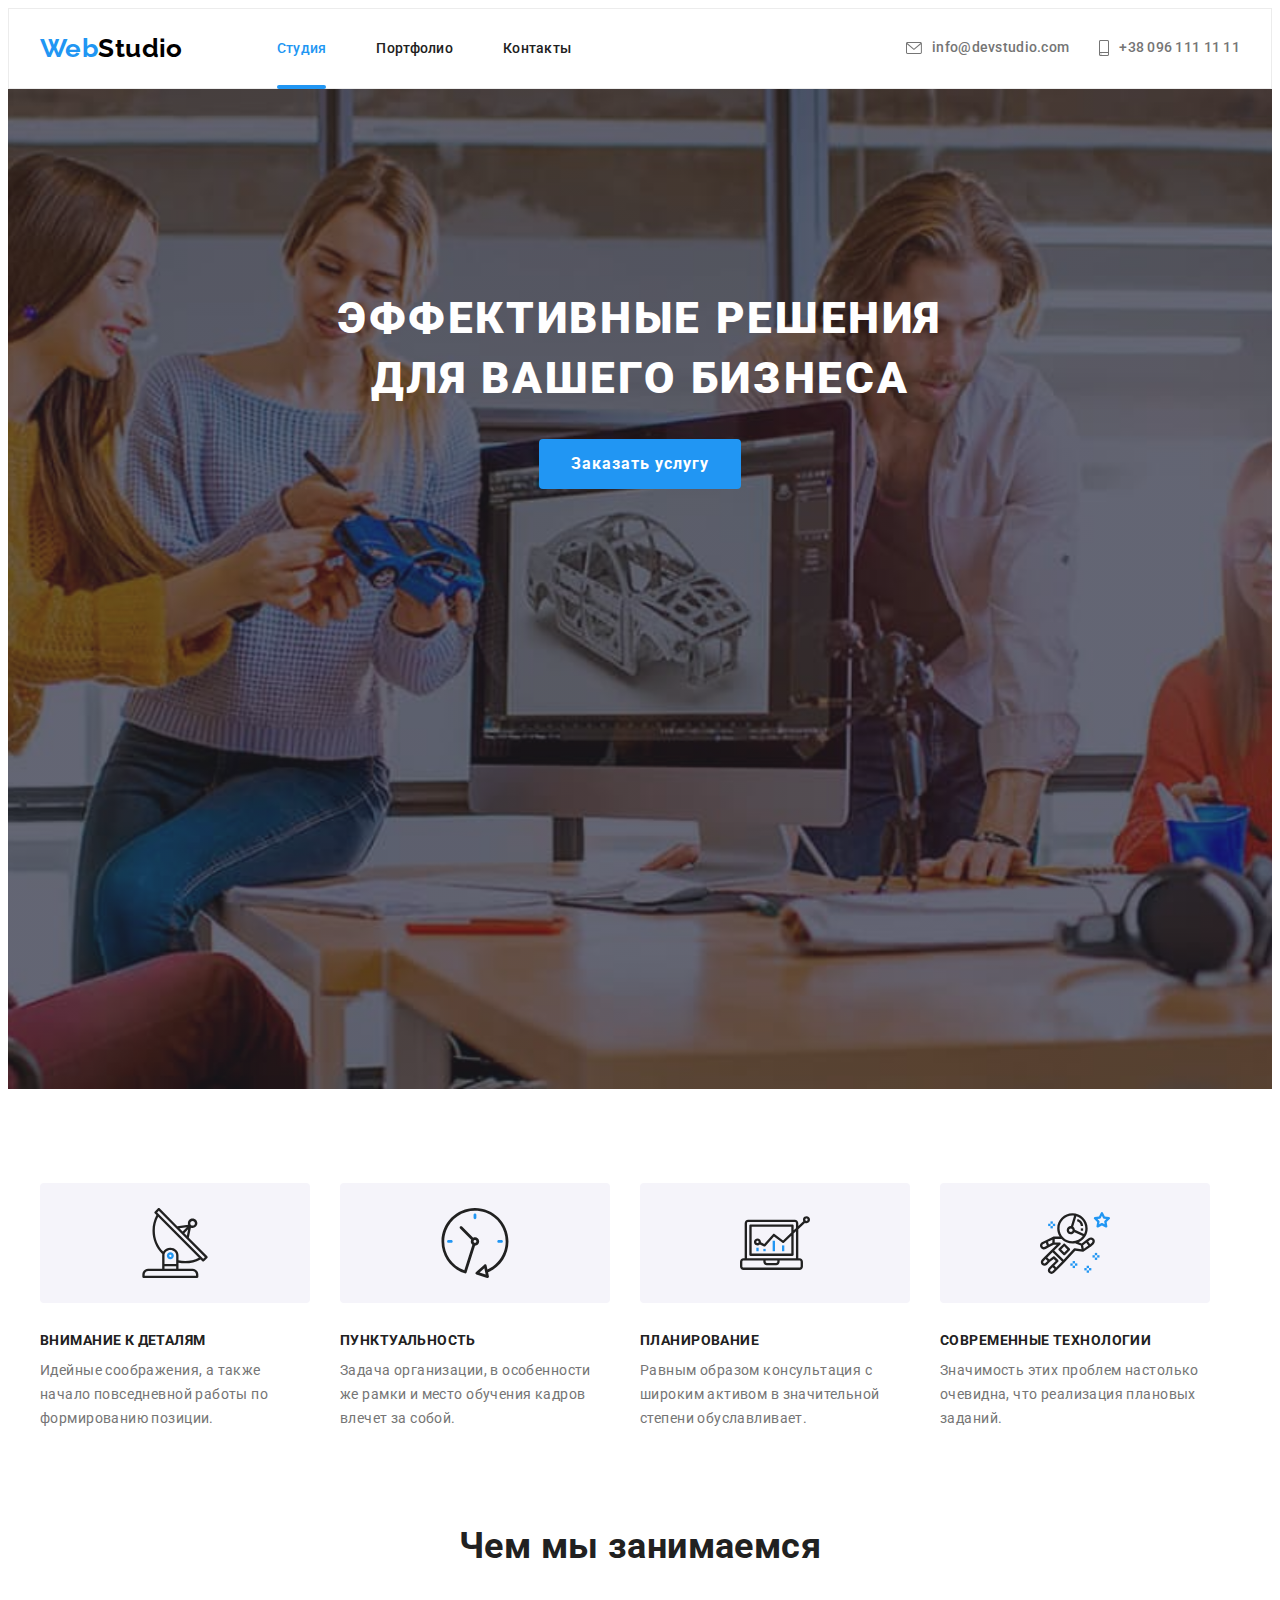
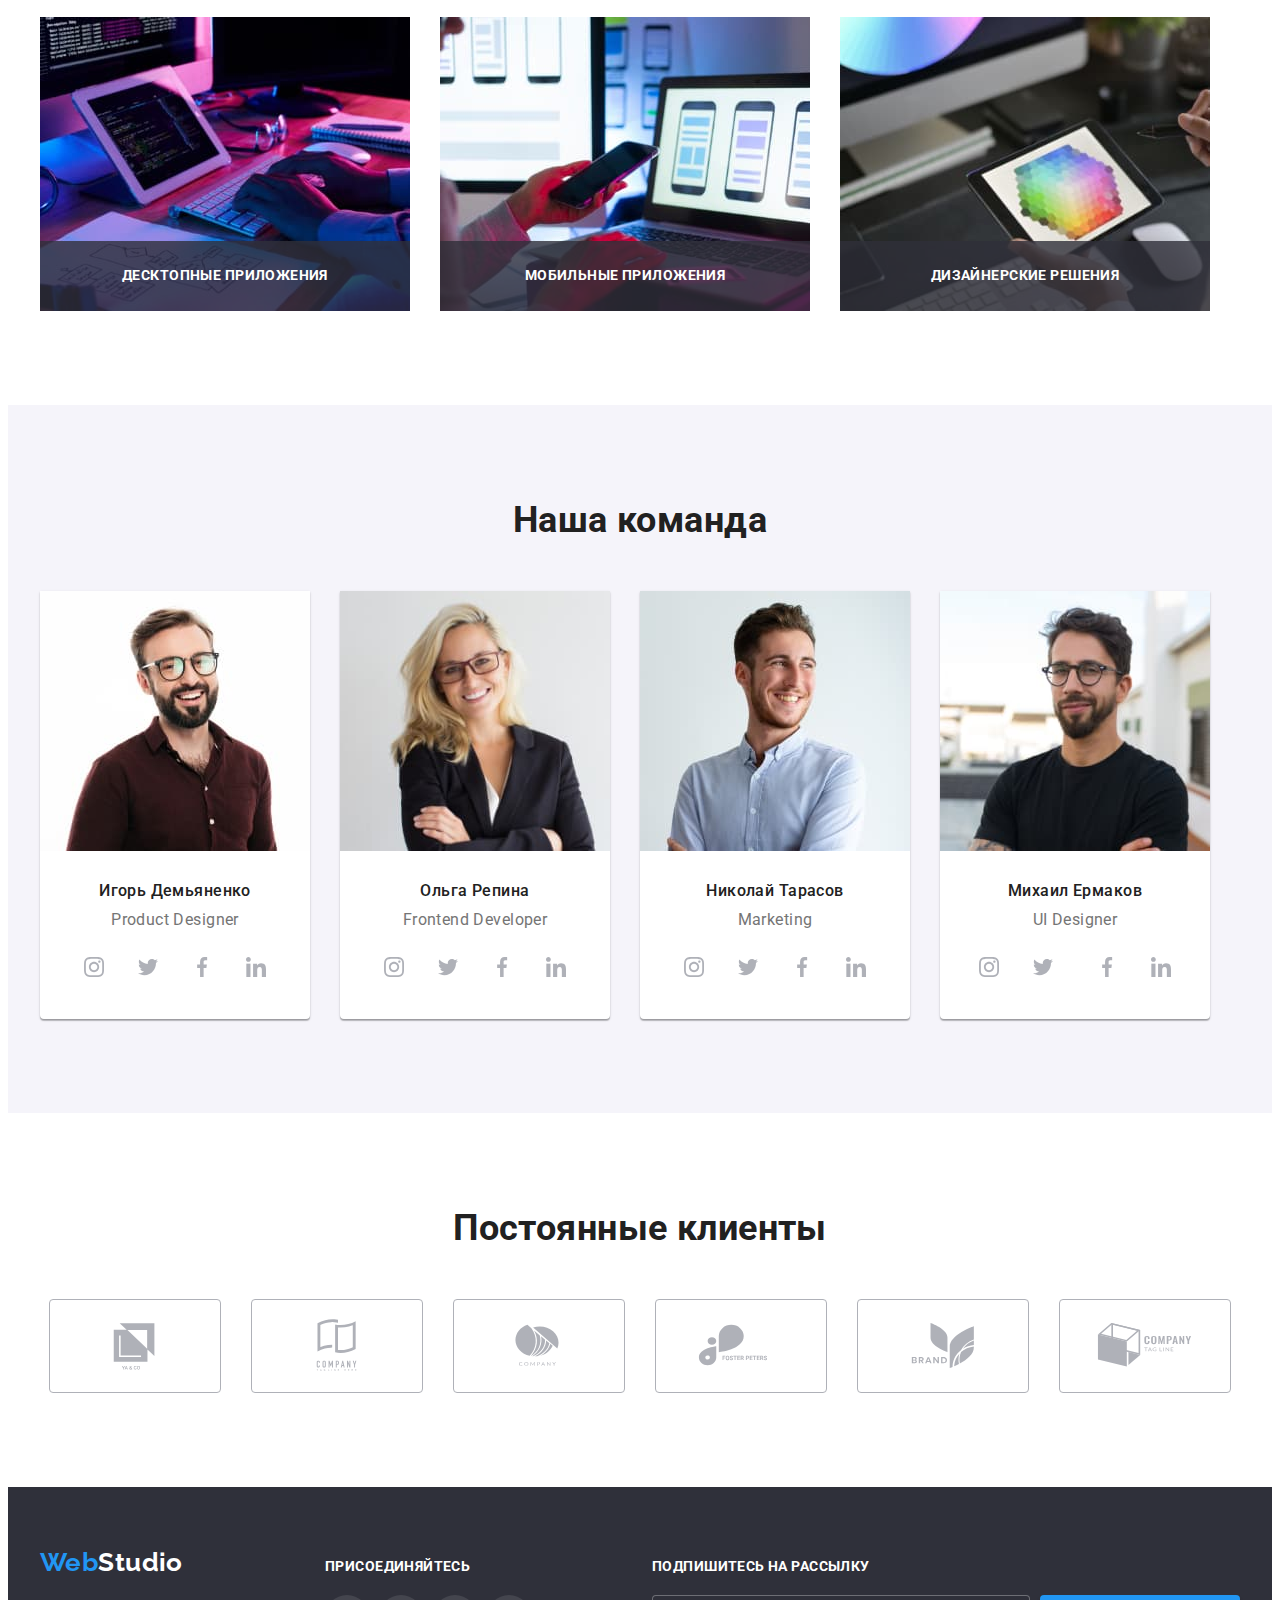
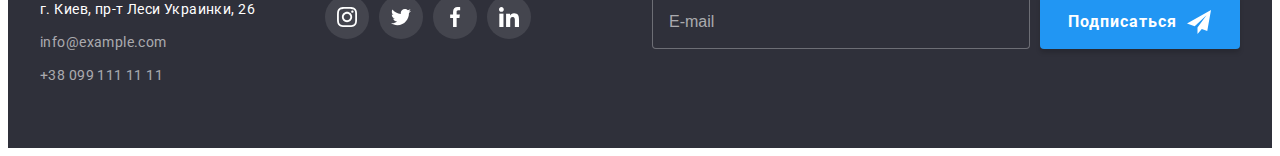
<file: index.html>
<!DOCTYPE html>
<html lang="ru">
  <head>
    <meta charset="UTF-8" />
    <meta http-equiv="X-UA-Compatible" content="IE=edge" />
    <meta name="viewport" content="width=device-width, initial-scale=1.0" />
    <title>Document</title>
    <link rel="preconnect" href="https://fonts.googleapis.com" />
    <link rel="preconnect" href="https://fonts.gstatic.com" crossorigin />
    <link
      href="https://fonts.googleapis.com/css2?family=Raleway:wght@700&family=Roboto:wght@400;500;700;900&display=swap"
      rel="stylesheet"
    />
    <link
      rel="stylesheet"
      href="https://cdnjs.cloudflare.com/ajax/libs/modern-normalize/1.1.0/modern-normalize.min.css"
      integrity="sha512-wpPYUAdjBVSE4KJnH1VR1HeZfpl1ub8YT/NKx4PuQ5NmX2tKuGu6U/JRp5y+Y8XG2tV+wKQpNHVUX03MfMFn9Q=="
      crossorigin="anonymous"
      referrerpolicy="no-referrer"
    />
    <link rel="stylesheet" href="./css/styles.css" />
  </head>
  <body>
    <header class="header-nav">
      <div class="container header">
        <nav class="nav">
          <a href="./index.html" class="header-logo link"
            ><span class="logo-title">Web</span>Studio</a
          >
          <ul class="header-list list">
            <li class="header-item link">
              <a href="./index.html" class="header-link link current">Студия</a>
            </li>
            <li class="header-item">
              <a href="./portfolio.html" class="header-link link">Портфолио</a>
            </li>
            <li class="header-item link">
              <a href="" class="header-link link">Контакты</a>
            </li>
          </ul>
        </nav>
        <div class="header-info">
          <a href="mailto:info@devstudio.com" class="header-post link"
            ><svg class="header-icon" width="16" height="12">
             <use href="./img/icons.svg#icon-envelope"></use>
             </svg>
            info@devstudio.com</a>
          <a href="tel:+380961111111" class="header-tel link">
            <svg class="header-icon" width="10" height="16">
             <use href="./img/icons.svg#icon-smartphone"></use>
             </svg>
            +38 096 111 11 11</a>
        </div>
      </div>
    </header>
    <main>
      <section class="hero">
        <div class="container">
          <h1 class="hero-title">Эффективные решения для вашего бизнеса</h1>
          <button type="button" class="main-btn" data-modal-open >Заказать услугу</button>
        </div>
      </section>
      <section class="benefits section">
        <div class="container">
          <h2 class="visually-hidden">Наши преимущества</h2>
          <ul class="benefits-list list">
            <li class="benefits-item">     
            <div class="benefits-img">
            <svg class="benefits-icon" width="70" height="70">
              <use href="./img/icons.svg#icon-antenna"></use>
            </svg>
            </div>        
            <h3 class="benefits-title">Внимание к деталям</h3>
              <p class="benefits-paragraph">
                Идейные соображения, а также начало повседневной работы по
                формированию позиции.
              </p>
            </li>
            <li class="benefits-item">
              <div class="benefits-img">
              <svg class="benefits-icon" width="70" height="70">
              <use href="./img/icons.svg#icon-clock"></use>
              </svg>
              </div>
              <h3 class="benefits-title">Пунктуальность</h3>
              <p class="benefits-paragraph">
                Задача организации, в особенности же рамки и место обучения
                кадров влечет за собой.
              </p>
            </li>
            <li class="benefits-item">
              <div class="benefits-img">
              <svg class="benefits-icon" width="70" height="70">
              <use href="./img/icons.svg#icon-diagram"></use>
              </svg>
              </div>
              <h3 class="benefits-title">Планирование</h3>
              <p class="benefits-paragraph">
                Равным образом консультация с широким активом в значительной
                степени обуславливает.
              </p>
            </li>
            <li class="benefits-item">
              <div class="benefits-img">
              <svg class="benefits-icon" width="70" height="70">
              <use href="./img/icons.svg#icon-astronaut"></use>
              </svg>
              </div>
              <h3 class="benefits-title">Современные технологии</h3>
              <p class="benefits-paragraph">
                Значимость этих проблем настолько очевидна, что реализация
                плановых заданий.
              </p>
            </li>
          </ul>
        </div>
      </section>
      <section class="work">
        <div class="container">
          <h2 class="work-title">Чем мы занимаемся</h2>
          <ul class="work-list list">
            <li class="work-item">
              <img src="./img/web1.jpg" alt="Вебдизайн" width="370" />
              <p class="work-text">
                Десктопные приложения
              </p>
            </li>
            <li class="work-item">
              <img src="./img/web2.jpg" alt="Вебдизайн"  width="370" />
              <p class="work-text">
                Мобильные приложения
              </p>
            </li>
            <li class="work-item">
              <img src="./img/web3.jpg" alt="Вебдизайн"  width="370" />
              <p class="work-text">
                Дизайнерские решения
              </p>
            </li>
          </ul>
        </div>
      </section>
      <section class="people section">
        <div class="container">
          <h2 class="people-title">Наша команда</h2>
          <ul class="people-list list"> 
            <li class="people-item">
              <img src="./img/card1.jpg" alt="Игорь Демьяненко" width="270" />
              <div class="people-card">
                <h3 class="people-name">Игорь Демьяненко</h3>
                <p lang="en" class="people-position">Product Designer</p>
                <ul class="people-soc list">
                  <li class="people-soc-item">
                  <a href="" class="people-soc-link link">
                      <svg class="people-soc-icon" width="20" height="20">
                      <use href="./img/icons.svg#icon-instagram"></use>
                    </svg>
                  </a>
                  </li>
                  <li class="people-soc-item">
                  <a href="" class="people-soc-link link">
                     <svg class="people-soc-icon" width="20" height="20">
                      <use href="./img/icons.svg#icon-twitter"></use>
                    </svg>
                  </a>
                  </li>
                  <li class="people-soc-item">
                  <a href="" class="people-soc-link link">
                    <svg class="people-soc-icon" width="20" height="20">
                      <use href="./img/icons.svg#icon-facebook"></use>
                    </svg>
                  </a>
                  </li>
                  <li class="people-soc-item">
                  <a href="" class="people-soc-link link">
                      <svg class="people-soc-icon" width="20" height="20">
                      <use href="./img/icons.svg#icon-linkedin"></use>
                    </svg>
                  </a>               
                  </li>
                </ul>
              </div>
            </li>
            <li class="people-item">
              <img src="./img/card2.jpg" alt="Ольга Репина" width="270" />
              <div class="people-card">
                <h3 class="people-name">Ольга Репина</h3>
                <p lang="en" class="people-position">Frontend Developer</p>
                <ul class="people-soc list">
                  <li class="people-soc-item">
                  <a href="" class="people-soc-link link">
                     <svg class="people-soc-icon" width="20" height="20">
                      <use href="./img/icons.svg#icon-instagram"></use>
                    </svg>
                  </a>
                  </li>
                  <li class="people-soc-item">
                  <a href="" class="people-soc-link link">
                    <svg class="people-soc-icon" width="20" height="20">
                      <use href="./img/icons.svg#icon-twitter"></use>
                    </svg>
                  </a>
                  </li>
                  <li class="people-soc-item">
                  <a href="" class="people-soc-link link">
                      <svg class="people-soc-icon" width="20" height="20">
                      <use href="./img/icons.svg#icon-facebook"></use>
                    </svg>
                  </a>
                  </li>
                  <li class="people-soc-item">
                  <a href="" class="people-soc-link link">
                      <svg class="people-soc-icon" width="20" height="20">
                      <use href="./img/icons.svg#icon-linkedin"></use>
                    </svg>
                  </a>                  
                </li>
                </ul>
              </div>
            </li>
            <li class="people-item">
              <img src="./img/card3.jpg" alt="Николай Тарасов" width="270" />
              <div class="people-card">
                <h3 class="people-name">Николай Тарасов</h3>
                <p lang="en" class="people-position">Marketing</p>
                <ul class="people-soc list">
                  <li class="people-soc-item">
                  <a href="" class="people-soc-link link">
                     <svg class="people-soc-icon" width="20" height="20">
                      <use href="./img/icons.svg#icon-instagram"></use>
                    </svg>
                  </a>
                  </li>
                  <li class="people-soc-item">
                  <a href="" class="people-soc-link link">
                      <svg class="people-soc-icon" width="20" height="20">
                      <use href="./img/icons.svg#icon-twitter"></use>
                    </svg>
                  </a>
                  </li>
                  <li class="people-soc-item">
                  <a href="" class="people-soc-link link">
                      <svg class="people-soc-icon" width="20" height="20">
                      <use href="./img/icons.svg#icon-facebook"></use>
                    </svg>
                  </a>
                  </li>
                  <li class="people-soc-item">
                  <a href="" class="people-soc-link link">
                      <svg class="people-soc-icon" width="20" height="20">
                      <use href="./img/icons.svg#icon-linkedin"></use>
                    </svg>
                  </a>               
                  </li>
                </ul>
              </div>
            <li class="people-item">
              <img src="./img/card4.jpg" alt="Михаил Ермаков" width="270" />
              <div class="people-card">
                <h3 class="people-name">Михаил Ермаков</h3>
                <p lang="en" class="people-position">UI Designer</p>
                <ul class="people-soc list">
                  <li class="people-soc-item">
                  <a href="" class="people-soc-link link">
                     <svg class="people-soc-icon" width="20" height="20">
                      <use href="./img/icons.svg#icon-instagram"></use>
                    </svg>
                  </a>
                  </li>
                  <li class="people-soc-item">
                  <a href="" class="people-soc-link link">
                      <svg class="people-soc-icon" width="20" height="20">
                      <use href="./img/icons.svg#icon-twitter"></use>
                    </svg>
                  </a>
                  </li>
                  <li class="people-soc-item"></li>
                  <a href="" class="people-soc-link link">
                      <svg class="people-soc-icon" width="20" height="20">
                      <use href="./img/icons.svg#icon-facebook"></use>
                    </svg>
                  </a>
                  </li>
                  <li class="people-soc-item">
                  <a href="" class="people-soc-link link">
                      <svg class="people-soc-icon" width="20" height="20">
                      <use href="./img/icons.svg#icon-linkedin"></use>
                    </svg>
                  </a>                  
                  </li>
                </ul>
              </div>
      </section>
      <section class="section clients">
        <div class="container">
        <h4 class="clients-title">Постоянные клиенты</h4>
        <ul class="clients-list list">
          <li class="clients-item">
           <a href="" class="clients-logo-link link">
            <svg class="clients-logo-icon" width="106" height="60">
             <use href="./img/icons.svg#icon-Logo-1"></use>
            </svg>
           </a>
          </li>
          <li class="clients-item">
            <a href="" class="clients-logo-link link">
            <svg class="clients-logo-icon" width="106" height="60">
             <use href="./img/icons.svg#icon-Logo-2"></use>
            </svg>
           </a>
          </li>
          <li class="clients-item">
            <a href="" class="clients-logo-link link">
            <svg class="clients-logo-icon" width="106" height="60">
             <use href="./img/icons.svg#icon-Logo-3"></use>
            </svg>
           </a>
          </li>
          <li class="clients-item">
            <a href="" class="clients-logo-link link">
            <svg class="clients-logo-icon" width="106" height="60">
             <use href="./img/icons.svg#icon-Logo-4"></use>
            </svg>
           </a>
          </li>
          <li class="clients-item">
          <a href="" class="clients-logo-link link">
            <svg class="clients-logo-icon" width="106" height="60">
             <use href="./img/icons.svg#icon-Logo-5"></use>
            </svg>
           </a>
          </li>
          <li class="clients-item">
           <a href="" class="clients-logo-link link">
            <svg class="clients-logo-icon" width="106" height="60">
             <use href="./img/icons.svg#icon-Logo-6"></use>
            </svg>
           </a>
          </li>
        </ul>
       </div>
      </section>
    </main>
    <footer class="footer">
      <div class="container footer-container">
       <div class="footer-address">
        <a href="./index.html" class="footer-logo link"
          ><span class="logo-title">Web</span>Studio</a>
        <address class="address">
          <ul class="address-list list">
            <li class="address-item">
              <a
                href="https://goo.gl/maps/4kPcmCdeqwpq2bxG7"
                class="footer-link link"
                target="_blank"
                rel="noopener noreferrer nofollow"
                >г. Киев, пр-т Леси Украинки, 26</a
              >
            </li>
            <li class="address-item">
              <a href="mailto:info@example.com" class="address-link link"
                >info@example.com</a
              >
            </li>
            <li class="address-item">
              <a href="tel:+380991111111" class="footer-tel link"
                >+38 099 111 11 11</a
              >
            </li>
          </ul>
        </address>
       </div>
       <div class="footer-soc-wrap">
        <strong class="footer-title">Присоединяйтесь</strong>
        <ul class="footer-soc list">
        <li class="footer-soc-item">
        <a href="" class="footer-soc-link link">
         <svg class="footer-soc-icon" width="20" height="20">
         <use href="./img/icons.svg#icon-instagram"></use>
          </svg>
        </a>
        </li>
         <li class="footer-soc-item">
         <a href="" class="footer-soc-link link">
          <svg class="footer-soc-icon" width="20" height="20">
         <use href="./img/icons.svg#icon-twitter"></use>
         </svg>
         </a>
         </li>
         <li class="footer-soc-item">
          <a href="" class="footer-soc-link link">
          <svg class="footer-soc-icon" width="20" height="20">
         <use href="./img/icons.svg#icon-facebook"></use>
         </svg>
         </a>
         </li>
         <li class="footer-soc-item">
         <a href="" class="footer-soc-link link">
        <svg class="footer-soc-icon" width="20" height="20">
        <use href="./img/icons.svg#icon-linkedin"></use>
         </svg>
         </a>                  
         </li>
         </ul> 
        </div> 
        <div class="footer-form-wrap">    
          <strong class="footer-form-title">Подпишитесь на рассылку</strong>
          <form action="" class="footer-form">
          <label for="footer-mail" class="footer-mail"></label>
          <input 
          type="email" 
          class="form-mail" 
          name="footer-mail"
          id="footer-mail"
          placeholder="E-mail">
           <button type="submit" class="footer-btn">Подписаться
            <svg class="footer-icon-btn" width="24" height="24">
            <use href="./img/icons.svg#icon-send"></use>
          </button>
          </form>
        </div>
      </div>
    </footer>
    <div class="backdrop is-hidden" data-modal>
      <div class="modal">
        <button type="button" class="modal-btn" data-modal-close>
        <svg class="icon-btn" width="11" height="11">
        <use href="./img/icons.svg#icon-Vector"></use>
        </button>
        <p class="modal-title">Оставьте свои данные, мы вам перезвоним</p>
        <form action="" class="modal-form">
        <div class="input-field">
         <label for="user-name" class="label-form">Имя</label>
         <input 
          type="text"
          class="form-input" 
          name="user-name"
          id="user-name"
          required>
         <svg class="icon-modal" width="18" height="18">
         <use href="./img/icons.svg#icon-guest"></use>
        </div>
        <div class="input-field">
         <label for="user-tel" class="label-form">Телефон</label>
         <input 
          type="tel" 
          class="form-input" 
          name="user-tel"
          id="user-tel"
          minlength="10"
          required>
          <svg class="icon-modal" width="18" height="18">
         <use href="./img/icons.svg#icon-tel"></use>
        </div>
        <div class="input-field">
        <label for="user-post" class="label-form">Почта</label>
          <input 
          type="email" 
          class="form-input" 
          name="user-post"
          id="user-post"
          required>
         <svg class="icon-modal" width="18" height="18">
         <use href="./img/icons.svg#icon-post"></use>
        </div>
        <div class="input-field-textarea">
         <label for="user-comment" class="label-form">Комментарий</label>
         <textarea name="user-comment" id="user-comment" class="textarea" placeholder="Введите текст"></textarea>
        </div>
        <div class="checkbox">
          <input 
          type="checkbox" 
          class="user-checkbox visually-hidden" 
          value="true"
          name="user-checkbox"
          id="user-checkbox"
          required>
        <label for="user-checkbox" class="label-checkbox">
          Соглашаюсь с рассылкой и принимаю    
          <a href="" class="modal-link">Условия договора</a></label>
        </div>
         <button type="submit"  class="user-btn">Отправить</button>
        </form>
      </div>
    </div>
    <script src="./js/modal.js"></script>
  </body>
</html>
</file>
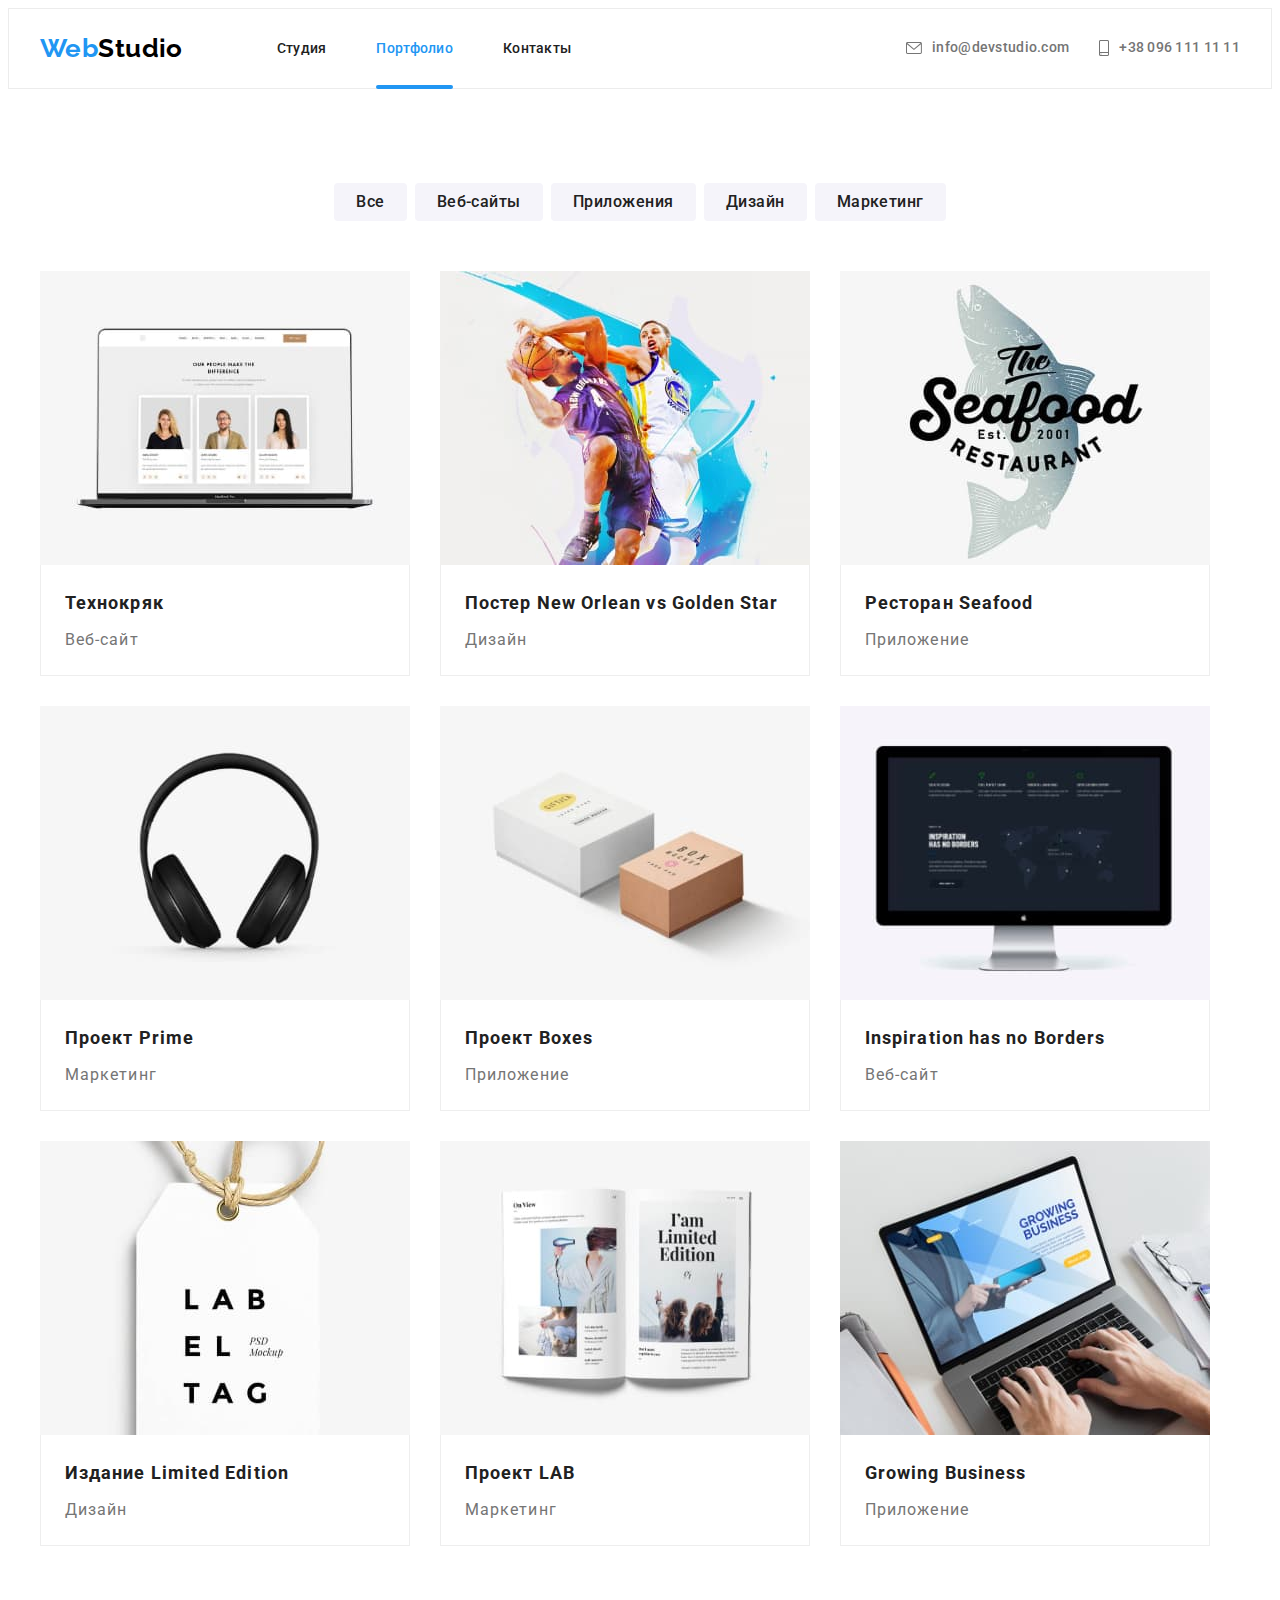
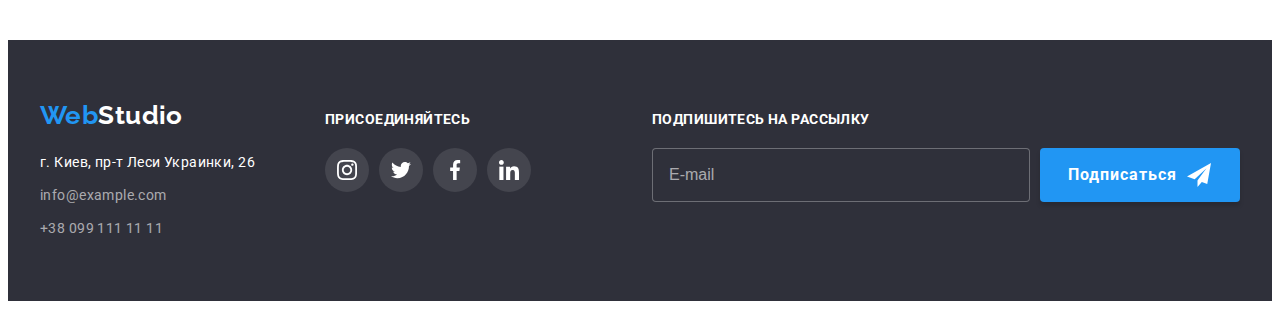
<file: portfolio.html>
<!DOCTYPE html>
<html lang="ru">
  <head>
    <meta charset="UTF-8" />
    <meta http-equiv="X-UA-Compatible" content="IE=edge" />
    <meta name="viewport" content="width=device-width, initial-scale=1.0" />
    <title>Document</title>
    <link rel="preconnect" href="https://fonts.googleapis.com" />
    <link rel="preconnect" href="https://fonts.gstatic.com" crossorigin />
    <link
      href="https://fonts.googleapis.com/css2?family=Raleway:wght@700&family=Roboto:wght@400;500;700;900&display=swap"
      rel="stylesheet"
    />
    <link
      rel="stylesheet"
      href="https://cdnjs.cloudflare.com/ajax/libs/modern-normalize/1.1.0/modern-normalize.min.css"
      integrity="sha512-wpPYUAdjBVSE4KJnH1VR1HeZfpl1ub8YT/NKx4PuQ5NmX2tKuGu6U/JRp5y+Y8XG2tV+wKQpNHVUX03MfMFn9Q=="
      crossorigin="anonymous"
      referrerpolicy="no-referrer"
    />
    <link rel="stylesheet" href="./css/styles.css" />
  </head>
  <body>
    <header class="header-nav">
      <div class="container header">
        <nav class="nav">
          <a href="./index.html" class="header-logo link"
            ><span class="logo-title">Web</span>Studio</a
          >
          <ul class="header-list list">
            <li class="header-item link">
              <a href="./index.html" class="header-link link">Студия</a>
            </li>
            <li class="header-item">
              <a href="./portfolio.html" class="header-link link current"
                >Портфолио</a
              >
            </li>
            <li class="header-item link">
              <a href="" class="header-link link">Контакты</a>
            </li>
          </ul>
        </nav>
        <div class="header-info">
          <a href="mailto:info@devstudio.com" class="header-post link"
            ><svg class="header-icon" width="16" height="12">
              <use href="./img/icons.svg#icon-envelope"></use>
            </svg>
            info@devstudio.com</a
          >
          <a href="tel:+380961111111" class="header-tel link">
            <svg class="header-icon" width="10" height="16">
              <use href="./img/icons.svg#icon-smartphone"></use>
            </svg>
            +38 096 111 11 11</a
          >
        </div>
      </div>
    </header>
    <main>
      <section class="portfolio section">
        <div class="container">
          <h1 class="visually-hidden">Портфолио</h1>
          <ul class="filter list">
            <li class="filter-item">
              <button type="button" class="filter-btn">Все</button>
            </li>
            <li class="filter-item">
              <button type="button" class="filter-btn">Веб-сайты</button>
            </li>
            <li class="filter-item">
              <button type="button" class="filter-btn">Приложения</button>
            </li>
            <li class="filter-item">
              <button type="button" class="filter-btn">Дизайн</button>
            </li>
            <li class="filter-item">
              <button type="button" class="filter-btn">Маркетинг</button>
            </li>
          </ul>
          <ul class="cards list">
            <li class="cards-item">
              <a href="" class="cards-link link">
                <div class="cards-overlay-wrap">
                  <img src="./img/port1.jpg" alt="Технокряк" width="370" />
                  <p class="cards-overlay">
                    Ресурс предлагает комплексные предложения с разным уровнем
                    функционала и сервисов. Все это позволит посетителю получить
                    исчерпывающие сведения о компании или частном лице.
                  </p>
                </div>
                <div class="text-container">
                  <h2 class="cards-title">Технокряк</h2>
                  <p class="cards-name">Веб-сайт</p>
                </div>
              </a>
            </li>
            <li class="cards-item">
              <a href="" class="cards-link link">
                <div class="cards-overlay-wrap">
                  <img
                    src="./img/port2.jpg"
                    alt="Постер New Orlean vs Golden Star"
                    width="370"
                  />
                  <p class="cards-overlay">
                    Ресурс предлагает комплексные предложения с разным уровнем
                    функционала и сервисов. Все это позволит посетителю получить
                    исчерпывающие сведения о компании или частном лице.
                  </p>
                </div>
                <div class="text-container">
                  <h2 class="cards-title">Постер New Orlean vs Golden Star</h2>
                  <p class="cards-name">Дизайн</p>
                </div>
              </a>
            </li>
            <li class="cards-item">
              <a href="" class="cards-link link">
                <div class="cards-overlay-wrap">
                  <img
                    src="./img/port3.jpg"
                    alt="Ресторан Seafood"
                    width="370"
                  />
                  <p class="cards-overlay">
                    Ресурс предлагает комплексные предложения с разным уровнем
                    функционала и сервисов. Все это позволит посетителю получить
                    исчерпывающие сведения о компании или частном лице.
                  </p>
                </div>
                <div class="text-container">
                  <h2 class="cards-title">Ресторан Seafood</h2>
                  <p class="cards-name">Приложение</p>
                </div>
              </a>
            </li>
            <li class="cards-item">
              <a href="" class="cards-link link">
                <div class="cards-overlay-wrap">
                  <img src="./img/port4.jpg" alt="Проект Prime" width="370" />
                  <p class="cards-overlay">
                    Ресурс предлагает комплексные предложения с разным уровнем
                    функционала и сервисов. Все это позволит посетителю получить
                    исчерпывающие сведения о компании или частном лице.
                  </p>
                </div>
                <div class="text-container">
                  <h2 class="cards-title">Проект Prime</h2>
                  <p class="cards-name">Маркетинг</p>
                </div>
              </a>
            </li>
            <li class="cards-item">
              <a href="" class="cards-link link">
                <div class="cards-overlay-wrap">
                  <img src="./img/port5.jpg" alt="Проект Boxes" width="370" />
                  <p class="cards-overlay">
                    Ресурс предлагает комплексные предложения с разным уровнем
                    функционала и сервисов. Все это позволит посетителю получить
                    исчерпывающие сведения о компании или частном лице.
                  </p>
                </div>
                <div class="text-container">
                  <h2 class="cards-title">Проект Boxes</h2>
                  <p class="cards-name">Приложение</p>
                </div>
              </a>
            </li>
            <li class="cards-item">
              <a href="" class="cards-link link">
                <div class="cards-overlay-wrap">
                  <img
                    src="./img/port6.jpg"
                    alt="Inspiration has no Borders"
                    width="370"
                  />
                  <p class="cards-overlay">
                    Ресурс предлагает комплексные предложения с разным уровнем
                    функционала и сервисов. Все это позволит посетителю получить
                    исчерпывающие сведения о компании или частном лице.
                  </p>
                </div>
                <div class="text-container">
                  <h2 lang="en" class="cards-title">
                    Inspiration has no Borders
                  </h2>
                  <p class="cards-name">Веб-сайт</p>
                </div>
              </a>
            </li>
            <li class="cards-item">
              <a href="" class="cards-link link">
                <div class="cards-overlay-wrap">
                  <img
                    src="./img/port7.jpg"
                    alt="Издание Limited Edition"
                    width="370"
                  />
                  <p class="cards-overlay">
                    Ресурс предлагает комплексные предложения с разным уровнем
                    функционала и сервисов. Все это позволит посетителю получить
                    исчерпывающие сведения о компании или частном лице.
                  </p>
                </div>
                <div class="text-container">
                  <h2 class="cards-title">Издание Limited Edition</h2>
                  <p class="cards-name">Дизайн</p>
                </div>
              </a>
            </li>
            <li class="cards-item">
              <a href="" class="cards-link link">
                <div class="cards-overlay-wrap">
                  <img src="./img/port8.jpg" alt="Проект LAB" width="370" />
                  <p class="cards-overlay">
                    Ресурс предлагает комплексные предложения с разным уровнем
                    функционала и сервисов. Все это позволит посетителю получить
                    исчерпывающие сведения о компании или частном лице.
                  </p>
                </div>
                <div class="text-container">
                  <h2 class="cards-title">Проект LAB</h2>
                  <p class="cards-name">Маркетинг</p>
                </div>
              </a>
            </li>
            <li class="cards-item">
              <a href="" class="cards-link link">
                <div class="cards-overlay-wrap">
                  <img
                    src="./img/port9.jpg"
                    alt="Growing Business"
                    width="370"
                  />
                  <p class="cards-overlay">
                    Ресурс предлагает комплексные предложения с разным уровнем
                    функционала и сервисов. Все это позволит посетителю получить
                    исчерпывающие сведения о компании или частном лице.
                  </p>
                </div>
                <div class="text-container">
                  <h2 lang="en" class="cards-title">Growing Business</h2>
                  <p class="cards-name">Приложение</p>
                </div>
              </a>
            </li>
          </ul>
        </div>
      </section>
    </main>
    <footer class="footer">
      <div class="container footer-container">
        <div>
          <a href="./index.html" class="footer-logo link"
            ><span class="logo-title">Web</span>Studio</a
          >
          <address class="address">
            <ul class="address-list list">
              <li class="address-item">
                <a
                  href="https://goo.gl/maps/4kPcmCdeqwpq2bxG7"
                  class="footer-link link"
                  target="_blank"
                  rel="noopener noreferrer nofollow"
                  >г. Киев, пр-т Леси Украинки, 26</a
                >
              </li>
              <li class="address-item">
                <a href="mailto:info@example.com" class="address-link link"
                  >info@example.com</a
                >
              </li>
              <li class="address-item">
                <a href="tel:+380991111111" class="footer-tel link"
                  >+38 099 111 11 11</a
                >
              </li>
            </ul>
          </address>
        </div>
        <div class="footer-soc-wrap">
          <strong class="footer-title">Присоединяйтесь</strong>
          <ul class="footer-soc list">
            <li class="footer-soc-item">
              <a href="" class="footer-soc-link link">
                <svg class="footer-soc-icon" width="20" height="20">
                  <use href="./img/icons.svg#icon-instagram"></use>
                </svg>
              </a>
            </li>
            <li class="footer-soc-item">
              <a href="" class="footer-soc-link link">
                <svg class="footer-soc-icon" width="20" height="20">
                  <use href="./img/icons.svg#icon-twitter"></use>
                </svg>
              </a>
            </li>
            <li class="footer-soc-item">
              <a href="" class="footer-soc-link link">
                <svg class="footer-soc-icon" width="20" height="20">
                  <use href="./img/icons.svg#icon-facebook"></use>
                </svg>
              </a>
            </li>
            <li class="footer-soc-item">
              <a href="" class="footer-soc-link link">
                <svg class="footer-soc-icon" width="20" height="20">
                  <use href="./img/icons.svg#icon-linkedin"></use>
                </svg>
              </a>
            </li>
          </ul>
        </div>
        <div class="footer-form-wrap">    
          <strong class="footer-form-title">Подпишитесь на рассылку</strong>
          <form action="" class="footer-form">
          <label for="footer-mail" class="footer-mail"></label>
          <input 
          type="email" 
          class="form-mail" 
          name="footer-mail"
          id="footer-mail"
          placeholder="E-mail">
           <button type="submit" class="footer-btn">Подписаться
            <svg class="footer-icon-btn" width="24" height="24">
            <use href="./img/icons.svg#icon-send"></use>
          </button>
          </form>
        </div>
          </div>
          </form>
      </div>
    </footer>
  </body>
</html>
</file>
<file: css/styles.css>
/*цвет заголовков color: #212121;
цвет основного текста color: #757575;
цвет кнопки синий фон background: #2196F3;
белый color: #FFFFFF;
темный фон background: #2F303A;
светлый фон background: #F5F4FA;
самый светлый фон background: #E5E5E5;
синий текст color: #2196F3;
черный color: #000000;
футер адрес color: rgba(255, 255, 255, 0.6);*/
p,
h1,
h2,
h3,
h4 {
  margin: 0;
}
ul {
  margin: 0;
  padding: 0;
}
img {
  display: block;
  max-width: 100%;
  height: auto;
}
button {
  display: block;
  cursor: pointer;
  border: 1px solid transparent;
  border-radius: 4px;
  margin: 0 auto;
  border: none;
}
address {
  font-style: normal;
}
body {
  font-family: "Roboto", sans-serif;
  color: var(--main-grey-color);
  background-color: var(--main-white-color);
  font-size: 14px;
  letter-spacing: 0.03em;
}
:root {
  --main-grey-color: #757575;
  --accent-color: #2196f3;
  --secondary-accent-color: #188ce8;
  --title-text-color: #212121;
  --main-white-color: #ffffff;
  --secondary-grey-color: #f5f4fa;
  --dark-grey-color: #2f303a;
  --total-black-color: #000000;
  --social-link-color: #afb1b8;
  --transform-function: cubic-bezier(0.4, 0, 0.2, 1);
}

.list {
  list-style: none;
  margin: 0;
  padding: 0;
}
.link {
  text-decoration: none;
  color: inherit;
}
.container {
  width: 1200px;
  padding-left: 15px;
  padding-right: 15px;
  margin-left: auto;
  margin-right: auto;
}
.section {
  padding-top: 94px;
  padding-bottom: 94px;
}
.visually-hidden {
  position: absolute;
  white-space: nowrap;
  width: 1px;
  height: 1px;
  overflow: hidden;
  border: 0;
  padding: 0;
  clip: rect(0 0 0 0);
  clip-path: inset(50%);
  margin: -1px;
}

/* -------------HEADER------------------ */

.header-nav {
  position: relative;
  background-color: var(--main-white-color);
  padding-top: 24px;
  padding-bottom: 24px;
  border: 1px solid #ececec;
}
.header-thumb {
  position: absolute;
  width: 100%;
  height: 100%;
}
.header-logo {
  font-family: "Raleway", sans-serif;
  font-weight: 700;
  font-size: 26px;
  line-height: 1.19;
  color: var(--total-black-color);
  margin-right: 94px;
}
.logo-title {
  color: var(--accent-color);
}
.header {
  display: flex;
  align-items: center;
}
.header-list {
  display: flex;
  align-items: center;
  column-gap: 50px;
}
.nav {
  display: flex;
  align-items: center;
}

.header-item {
}

.header-link {
  position: relative;
  font-weight: 500;
  font-size: 14px;
  line-height: 1.14;
  letter-spacing: 0.02em;
  color: var(--title-text-color);
  transition: color 250ms var(--transform-function);
}

.header-link.current::after {
  content: "";
  position: absolute;
  left: 0;
  bottom: -1px;
  margin-bottom: -32px;
  width: 100%;
  height: 4px;
  background-color: var(--accent-color);
  border-radius: 2px;
}

.header-info {
  margin-left: auto;
  display: flex;
  align-items: center;
}
.header-icon {
  fill: currentColor;
  margin-right: 10px;
}

.header-link:hover,
.header-link:focus,
.footer-link:hover,
.footer-link:focus,
.footer-tel:hover,
.footer-tel:focus,
.header-tel:hover,
.header-tel:focus,
.header-post:hover,
.header-post:focus,
.address-link:hover,
.address-link:focus {
  color: var(--accent-color);
}
.header-link.current {
  color: var(--accent-color);
}
.header-post {
  margin-right: 30px;
  font-weight: 500;
  line-height: 1.14;
  letter-spacing: 0.02em;
  color: var(--main-grey-color);
  display: flex;
  align-items: center;
  transition: color 250ms var(--transform-function);
}
.header-tel {
  font-weight: 500;
  line-height: 1.14;
  letter-spacing: 0.02em;
  color: var(--main-grey-color);
  display: flex;
  align-items: center;
  transition: color 250ms var(--transform-function);
}

/* -------------MAIN------------------ */
/* -------------Hero Benefits------------------ */
.hero {
  background-color: var(--dark-grey-color);
  text-align: center;
  padding-top: 200px;
  padding-bottom: 200px;
  max-width: 1600px;
  height: 600px;
  margin-right: auto;
  margin-left: auto;
  background-image: linear-gradient(
      to right,
      rgba(47, 48, 58, 0.4),
      rgba(47, 48, 58, 0.4)
    ),
    url(../img/hero.jpg);
  background-repeat: no-repeat;
  background-size: cover;
  background-position: center;
}

.hero-title {
  font-weight: 900;
  font-size: 44px;
  line-height: 1.36;
  letter-spacing: 0.06em;
  text-transform: uppercase;
  color: var(--main-white-color);
  max-width: 696px;
  margin-right: auto;
  margin-left: auto;
}
.main-btn {
  font-family: "Roboto";
  font-weight: 700;
  font-size: 16px;
  line-height: 1.88;
  letter-spacing: 0.06em;
  text-align: center;
  transition: background-color 250ms var(--transform-function);

  color: var(--main-white-color);
  background-color: var(--accent-color);

  cursor: pointer;
  margin-top: 30px;
  min-width: 200px;
  padding: 10px 32px;
}

.benefits-list {
  background-color: var(--main-white-color);
  display: flex;
  column-gap: 30px;
}
.benefits {
}

.benefits-item {
  max-width: 270px;
  text-align: left;
}

.benefits-img {
  display: flex;
  width: 270px;
  height: 120px;
  background-color: var(--secondary-grey-color);
  border-radius: 4px;
  justify-content: center;
  align-items: center;
}

.benefits-icon {
  fill: var(--title-text-color);
}
.benefits-paragraph {
  line-height: 1.71;
  margin-top: 10px;
  max-width: 270px;
}
.benefits-title {
  font-weight: 700;
  font-size: 14px;
  line-height: 1.14;
  text-transform: uppercase;
  color: var(--title-text-color);
  margin-top: 30px;
}

/* -------------Work People------------------ */
.work {
  background-color: var(--main-white-color);
  padding-bottom: 94px;
}
.work-title,
.people-title {
  font-size: 36px;
  line-height: 1.17;
  color: var(--title-text-color);
  text-align: center;
}
.work-list {
  display: flex;
  column-gap: 30px;
  margin-top: 50px;
}

.work-item {
  position: relative;
}
.work-text {
  position: absolute;
  left: 0;
  bottom: 0;

  display: flex;
  align-items: center;
  justify-content: center;
  height: 70px;
  width: 100%;
  font-weight: 700;
  line-height: 1.14;
  text-align: center;
  text-transform: uppercase;
  background-color: rgba(47, 48, 58, 0.8);
  color: var(--main-white-color);
}
.people {
  background-color: var(--secondary-grey-color);
}

.people-list {
  display: flex;
  column-gap: 30px;
  margin-top: 50px;
}
.people-item {
  text-align: center;
  background: var(--main-white-color);
  box-shadow: 0px 1px 3px rgba(0, 0, 0, 0.12), 0px 1px 1px rgba(0, 0, 0, 0.14),
    0px 2px 1px rgba(0, 0, 0, 0.2);
  border-radius: 0px 0px 4px 4px;
}
.people-position {
  font-size: 16px;
  line-height: 1.19;
  margin-top: 10px;
}
.people-name {
  font-weight: 500;
  font-size: 16px;
  line-height: 1.19;
  color: var(--title-text-color);
}
.people-card {
  padding: 30px 0;
}
.people-soc {
  display: flex;
  justify-content: center;
  column-gap: 10px;
  margin-top: 16px;
}
.people-soc-item {
}
.people-soc-link {
  width: 44px;
  height: 44px;
  border-radius: 50%;
  color: var(--social-link-color);
  background-color: var(--main-white-color);
  display: flex;
  justify-content: center;
  align-items: center;
  transition: background-color 250ms var(--transform-function),
    color 250ms var(--transform-function);
}
.people-soc-icon {
  fill: currentColor;
}
.people-soc-link:hover,
.people-soc-link:focus {
  background-color: var(--accent-color);
  color: var(--main-white-color);
}

.clients {
}
.clients-title {
  font-size: 36px;
  line-height: 1.17;
  text-align: center;
  color: var(--title-text-color);
}
.clients-list {
  display: flex;
  justify-content: center;
  column-gap: 30px;
  margin-top: 50px;
}
.clients-item {
}
.clients-logo-link {
  width: 170px;
  height: 92px;
  border: 1px solid var(--social-link-color);
  color: var(--social-link-color);
  border-radius: 4px;
  display: flex;
  justify-content: center;
  align-items: center;
  transition: border 250ms var(--transform-function),
    color 250ms var(--transform-function);
}

.clients-logo-icon {
  fill: currentColor;
}

.clients-logo-link:hover,
.clients-logo-link:focus {
  border: 1px solid var(--accent-color);
  color: var(--accent-color);
}

/* -------------FOOTER------------------ */
.footer {
  display: block;
  background-color: var(--dark-grey-color);
  padding-top: 60px;
  padding-bottom: 60px;
}
.footer-logo {
  font-family: "Raleway", sans-serif;
  font-weight: 700;
  font-size: 26px;
  line-height: 1.19;
  color: var(--main-white-color);
}
.address {
  margin-top: 20px;
}
.address-list {
}
.address-item {
  margin-top: 9px;
}
.address-item:first-child {
  margin-top: 0;
}
.footer-link {
  font-style: normal;
  font-size: 14px;
  line-height: 1.71;
  color: var(--main-white-color);
  transition: color 250ms var(--transform-function);
}
.footer-tel,
.address-link {
  font-style: normal;
  font-size: 14px;
  line-height: 1.71;
  color: rgba(255, 255, 255, 0.6);
  transition: color 250ms var(--transform-function);
}
.main-btn:hover,
.main-btn:focus {
  background-color: var(--secondary-accent-color);
}
.footer-soc {
  display: flex;
  column-gap: 10px;
  margin-top: 20px;
}

.footer-soc-item {
}

.footer-soc-link {
  width: 44px;
  height: 44px;
  border-radius: 50%;
  background-color: rgba(255, 255, 255, 0.1);
  display: flex;
  justify-content: center;
  align-items: center;
  transition: background-color 250ms var(--transform-function);
}

.footer-soc-icon {
  fill: var(--main-white-color);
}
.footer-soc-link:hover,
.footer-soc-link:focus {
  background-color: var(--accent-color);
}
.footer-container {
  display: flex;
  align-items: baseline;
}
.footer-soc-wrap {
  margin-left: 70px;
  margin-right: auto;
}
.footer-title {
  font-size: 14px;
  line-height: 1.14;
  text-transform: uppercase;
  color: var(--main-white-color);
}
.footer-form-wrap {
  margin-left: auto;
}
.footer-form-title {
  font-size: 14px;
  line-height: 1.14;
  text-transform: uppercase;
  color: var(--main-white-color);
}
.footer-form {
  display: flex;
  margin-top: 20px;
}
.form-mail {
  margin-right: 10px;
  padding-left: 16px;
  width: 358px;
  height: 50px;
  border: 1px solid rgba(255, 255, 255, 0.3);
  border-radius: 4px;
  background-color: var(--dark-grey-color);
  outline: none;
  font-size: 16px;
  line-height: 1.25;
  color: rgba(255, 255, 255, 0.6);
  transition: drop-shadow 250ms var(--transform-function);
}
.form-mail::placeholder {
  font-size: 16px;
  line-height: 1.25;
  color: rgba(255, 255, 255, 0.6);
}
.form-mail:hover,
.form-mail:focus {
  filter: drop-shadow(0px 4px 4px rgba(0, 0, 0, 0.15));
}
.footer-btn {
  position: relative;
  display: flex;
  justify-content: start;
  align-items: center;
  width: 200px;
  box-shadow: 0px 4px 4px rgba(0, 0, 0, 0.15);
  font-family: "Roboto";
  font-style: normal;
  font-weight: 700;
  font-size: 16px;
  line-height: 1.89;
  letter-spacing: 0.06em;
  text-align: start;
  padding: 10px 28px;
  color: var(--main-white-color);
  background-color: var(--accent-color);
}
.footer-icon-btn {
  text-align: center;
  margin-left: 10px;
  fill: var(--main-white-color);
}
/* -------------MODAL---------------------- */
.backdrop {
  position: fixed;
  top: 0;
  left: 0;
  width: 100%;
  height: 100%;
  background-color: rgba(0, 0, 0, 0.2);
  transition: opacity 250ms var(--transform-function),
    visibility 250ms var(--transform-function);
}
.backdrop.is-hidden {
  opacity: 0;
  visibility: hidden;
  pointer-events: none;
}

.backdrop.is-hidden .modal {
  transform: translate(-50%, -50%) scale(0);
}

.modal {
  position: absolute;
  left: 50%;
  top: 50%;
  width: 528px;
  height: 581px;
  background-color: var(--main-white-color);
  box-shadow: 0px 1px 3px rgba(0, 0, 0, 0.12), 0px 1px 1px rgba(0, 0, 0, 0.14),
    0px 2px 1px rgba(0, 0, 0, 0.2);
  border-radius: 4px;
  transform: translate(-50%, -50%) scale(1);
  transition: transform 500ms var(--transform-function);
  padding: 40px;
}
.modal-btn {
  position: absolute;
  top: 8px;
  right: 8px;
  width: 30px;
  height: 30px;
  border-radius: 50%;
  border: 1px solid rgba(0, 0, 0, 0.1);
  background: var(--main-white-color);
  transition: fill 250ms var(--transform-function);
}
.modal-btn:hover,
.modal-btn:focus {
  fill: var(--accent-color);
}
.icon-btn {
  position: absolute;
  left: 50%;
  top: 50%;
  transform: translate(-50%, -50%);
  transition: fill 250ms var(--transform-function);
}
.user-btn {
  width: 200px;
  height: 50px;
  color: var(--main-white-color);
  background-color: var(--accent-color);
  box-shadow: 0px 4px 4px rgba(0, 0, 0, 0.15);
  border-radius: 4px;

  font-family: "Roboto";
  font-style: normal;
  font-weight: 700;
  font-size: 16px;
  line-height: 1.88;
  text-align: center;
  letter-spacing: 0.06em;

  transition: background-color 250ms var(--transform-function);
}

.user-btn:hover,
.user-btn:focus {
  background-color: var(--secondary-accent-color);
}
.modal-title {
  margin-bottom: 12px;
  font-weight: 700;
  font-size: 20px;
  line-height: 1.15;
  text-align: center;
  color: var(--title-text-color);
}
.modal-form {
}
.form-input {
  width: 100%;
  height: 40px;
  border: 1px solid rgba(33, 33, 33, 0.2);
  border-radius: 4px;
  padding-left: 40px;
  align-items: center;
  outline: none;
  margin-top: 4px;
  transition: border 250ms var(--transform-function);
}

.form-input:focus,
.textarea:focus {
  border: 1px solid var(--accent-color);
}

.form-input:focus + .icon-modal {
  fill: var(--accent-color);
}
.textarea {
  width: 100%;
  height: 120px;
  font-family: "Roboto";
  font-style: normal;
  font-weight: 400;
  font-size: 12px;
  line-height: 1.17;
  letter-spacing: 0.01em;
  padding: 12px 16px;
  resize: none;
  outline: none;

  border: 1px solid rgba(33, 33, 33, 0.2);
  border-radius: 4px;

  transition: border 250ms var(--transform-function);
}
.textarea::placeholder {
  font-family: "Roboto";
  font-style: normal;
  font-weight: 400;
  font-size: 12px;
  line-height: 1.17;
  letter-spacing: 0.01em;
  color: rgba(117, 117, 117, 0.5);
}
.input-field {
  position: relative;
  display: flex;
  flex-direction: column;
  text-align: start;
  margin-bottom: 10px;
  transition: border-color 250ms var(--transform-function);
}
.input-field-textarea {
  position: relative;
  margin-bottom: 20px;
  margin-top: 4px;
}
.label-form {
  font-size: 12px;
  line-height: 1.17;
  letter-spacing: 0.01em;
  color: var(--main-grey-color);
}
.icon-modal {
  position: absolute;
  left: 12px;
  top: 50%;
  fill: var(--title-text-color);
  transition: fill 250ms var(--transform-function);
}
.input-field:focus-within .form-input,
.input-field:hover .form-input {
  border: 1px solid var(--accent-color);
}

.input-field:focus-within .icon-modal,
.input-field:hover .icon-modal {
  fill: var(--accent-color);
}

.input-field-textarea:focus-within .textarea,
.input-field-textarea:hover .textarea {
  border: 1px solid var(--accent-color);
}

.modal-link {
  display: flex;
  margin-left: 5px;
  line-height: 1.71;
  color: var(--accent-color);
}
.checkbox {
  display: flex;
  justify-content: center;
  margin-bottom: 30px;
}
.label-checkbox {
  line-height: 1.71;
  color: var(--main-grey-color);
  display: flex;
  justify-content: center;
  align-items: center;
}
.user-checkbox {
  transition: background-color 250ms var(--transform-function);
}
.user-checkbox:checked + .label-checkbox::before {
  background-image: url(../img/check.svg);
  background-color: var(--accent-color);
  border: 2px solid var(--accent-color);
}
.label-checkbox::before {
  content: "";
  width: 16px;
  height: 15px;
  border: 2px solid var(--title-text-color);
  border-radius: 2px;
  margin-right: 5px;
  justify-content: center;
  align-items: center;
  transition: border 250ms var(--transform-function);
}
/* -------------PORTFOLIO------------------ */
.portfolio {
  background-color: var(--main-white-color);
}
.filter {
  display: flex;
  justify-content: center;
  column-gap: 8px;
  margin-bottom: 50px;
}
.filter-item {
}
.filter-btn {
  font-family: "Roboto", sans-serif;
  font-weight: 500;
  font-size: 16px;
  line-height: 1.63;
  letter-spacing: 0.03em;

  cursor: pointer;
  padding: 6px 22px;

  color: var(--title-text-color);
  background-color: var(--secondary-grey-color);
  transition: color 250ms var(--transform-function),
    background-color 250ms var(--transform-function),
    box-shadow 250ms var(--transform-function);
}
.filter-btn:active,
.filter-btn:hover,
.filter-btn:focus {
  color: var(--main-white-color);
  background-color: var(--accent-color);
  box-shadow: 0px 3px 1px rgba(0, 0, 0, 0.1), 0px 1px 2px rgba(0, 0, 0, 0.08),
    0px 2px 2px rgba(0, 0, 0, 0.12);
}
.cards {
  font-size: 18px;
  line-height: 2;
  letter-spacing: 0.06em;
  color: var(--title-text-color);
  display: flex;
  flex-wrap: wrap;
}
.cards-item {
  display: flex;
  margin-right: 30px;
  margin-bottom: 30px;
  width: 370px;
}
.cards-link:hover,
.cards-link:focus {
  box-shadow: 0px 4px 4px rgba(0, 0, 0, 0.25);
}
.cards-link {
  display: block;
  transition: box-shadow 250ms var(--transform-function);
}
.text-container {
  border: 1px solid #eeeeee;
  border-top: none;
  padding: 20px 24px;
}
.cards-item:nth-child(3n) {
  margin-right: 0;
}

.cards-item:nth-last-child(-n + 3) {
  margin-bottom: 0;
}
.cards-title {
  font-size: 18px;
  line-height: 2;
  letter-spacing: 0.06em;
  color: var(--title-text-color);
}
.cards-name {
  font-size: 16px;
  line-height: 1.88;
  color: var(--main-grey-color);
  margin-top: 4px;
}
.cards-overlay-wrap {
  position: relative;
  overflow: hidden;
}
.cards-overlay {
  position: absolute;
  left: 0;
  top: 0;
  height: 100%;
  font-size: 18px;
  line-height: 1.56;
  color: var(--main-white-color);
  background-color: rgba(33, 150, 243, 0.9);
  padding: 63px 24px;
  transform: translateY(100%);
  transition: transform 250ms var(--transform-function);
}
.cards-link:hover .cards-overlay,
.cards-link:focus .cards-overlay {
  transform: translateY(0%);
}
</file>
